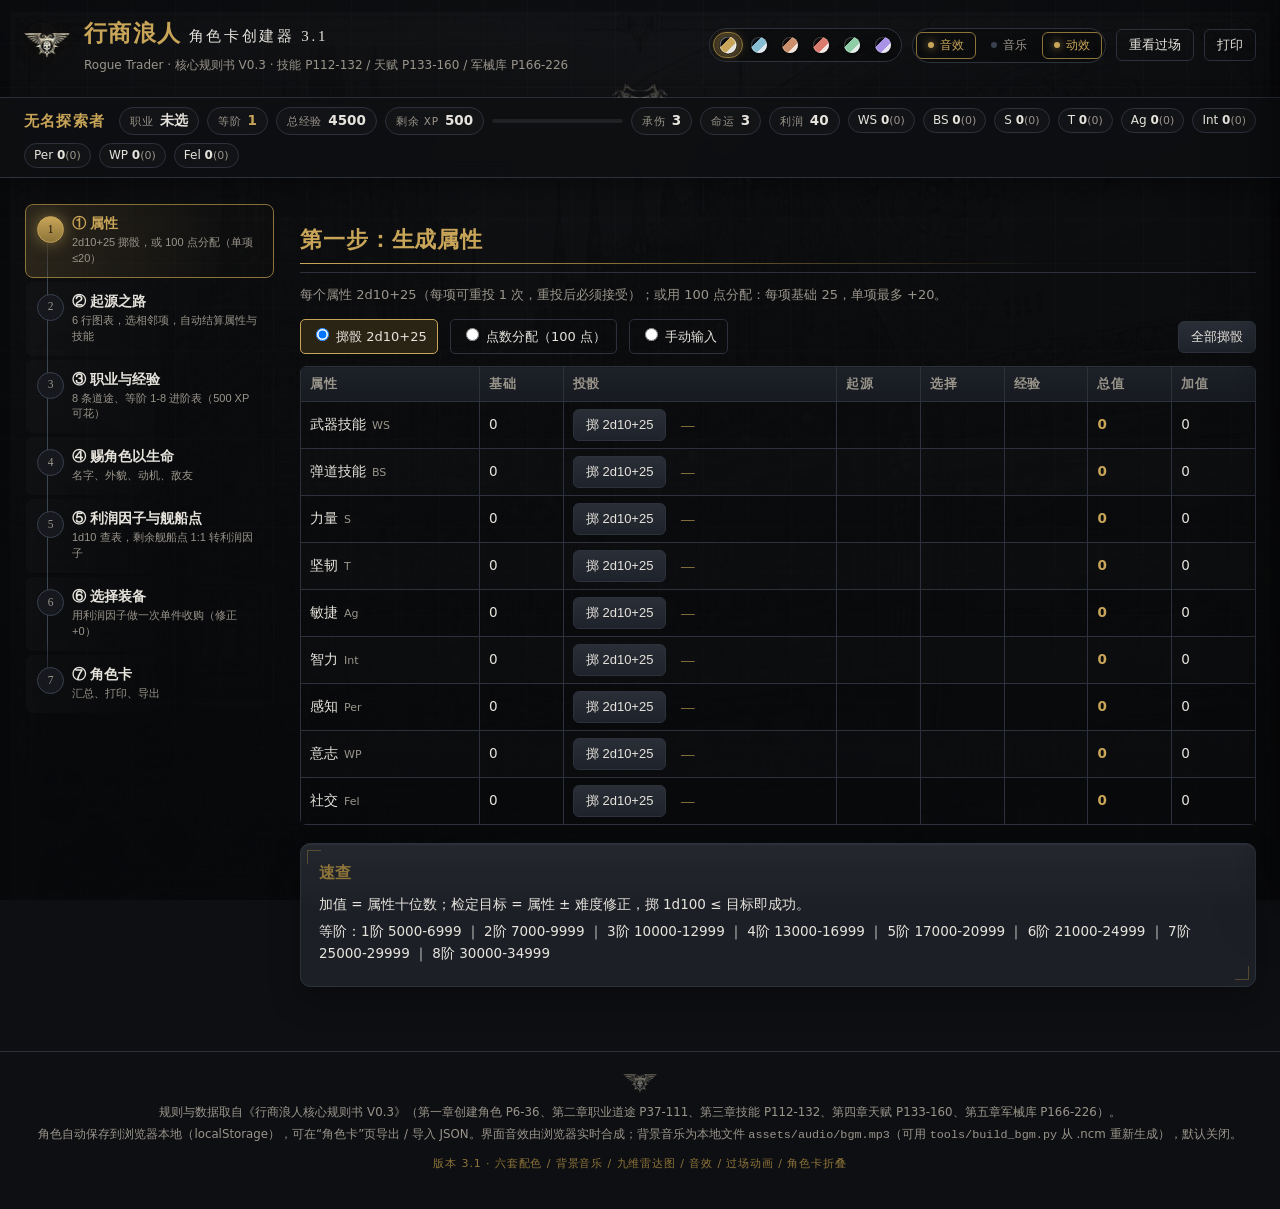
<file: index.html>
<!DOCTYPE html>
<html lang="zh-CN">
<head>
<meta charset="utf-8">
<meta http-equiv="X-UA-Compatible" content="IE=edge">
<meta name="renderer" content="webkit">
<meta name="force-rendering" content="webkit">
<meta name="viewport" content="width=device-width, initial-scale=1">
<meta name="theme-color" content="#0e0f12">
<title>行商浪人 · 角色卡创建器 3.1（核心规则书 V0.3）</title>
<link rel="icon" href="assets/img/favicon.png">
<link rel="stylesheet" href="css/style.css">
</head>
<body data-theme="gothic">
<div id="oldBrowser" class="oldbrowser"></div>

<!-- 启动页：徽记 + 进度条，加载完成自动淡出，点击可跳过 -->
<div id="splash" class="splash">
  <div class="splash-bg" aria-hidden="true"></div>
  <div class="splash-inner">
    <img class="splash-aquila" src="assets/img/aquila.png" alt="帝国双头鹰">
    <p class="splash-kicker">ROGUE TRADER · CORE RULEBOOK V0.3</p>
    <h2 class="splash-title">行商浪人</h2>
    <p class="splash-sub">角色卡创建器 <b>3.1</b></p>
    <div class="splash-bar"><i></i></div>
    <p class="splash-hint">点击任意处进入 · 角色自动保存在本地</p>
  </div>
</div>

<!-- 步骤切换过场：暗场 + 骷髅饰带 + 步骤名 -->
<div id="stepFx" class="stepfx" aria-hidden="true">
  <div class="stepfx-shade"></div>
  <div class="stepfx-inner">
    <img class="stepfx-orn" src="assets/img/banner-2.png" alt="">
    <b class="stepfx-t"></b>
    <span class="stepfx-s"></span>
  </div>
</div>

<header class="top">
  <div class="brand">
    <img class="brand-mark" src="assets/img/aquila-mark.png" alt="">
    <div class="brand-text">
      <h1>行商浪人 <span>角色卡创建器 3.1</span></h1>
      <p>Rogue Trader · 核心规则书 V0.3 · 技能 P112-132 / 天赋 P133-160 / 军械库 P166-226</p>
    </div>
  </div>
  <div class="top-actions">
    <div class="seg theme-icons" id="themeSeg" role="group" aria-label="配色主题（六套）">
      <button class="thm on" data-theme="gothic" title="帝国哥特" aria-label="帝国哥特配色" aria-pressed="true" onclick="App.setTheme('gothic')"><i class="sw" aria-hidden="true"></i></button>
      <button class="thm" data-theme="steel" title="机仆冷钢" aria-label="机仆冷钢配色" aria-pressed="false" onclick="App.setTheme('steel')"><i class="sw" aria-hidden="true"></i></button>
      <button class="thm" data-theme="void" title="虚空赤褐" aria-label="虚空赤褐配色" aria-pressed="false" onclick="App.setTheme('void')"><i class="sw" aria-hidden="true"></i></button>
      <button class="thm" data-theme="crimson" title="血契绯红" aria-label="血契绯红配色" aria-pressed="false" onclick="App.setTheme('crimson')"><i class="sw" aria-hidden="true"></i></button>
      <button class="thm" data-theme="verdant" title="苔原深绿" aria-label="苔原深绿配色" aria-pressed="false" onclick="App.setTheme('verdant')"><i class="sw" aria-hidden="true"></i></button>
      <button class="thm" data-theme="amethyst" title="紫晶圣咏" aria-label="紫晶圣咏配色" aria-pressed="false" onclick="App.setTheme('amethyst')"><i class="sw" aria-hidden="true"></i></button>
    </div>
    <div class="toggle-row" role="group" aria-label="音效、音乐与动效">
      <button class="btn ghost tbtn on" id="sfxBtn" onclick="App.toggleSfx()" aria-pressed="true" title="音效开关">音效</button>
      <button class="btn ghost tbtn" id="bgmBtn" onclick="App.toggleMusic()" aria-pressed="false" title="背景音乐开关">音乐</button>
      <button class="btn ghost tbtn on" id="fxBtn" onclick="App.toggleFx()" aria-pressed="true" title="过场与动效开关">动效</button>
    </div>
    <button class="btn ghost" onclick="App.replayIntro()">重看过场</button>
    <button class="btn ghost" onclick="window.print()">打印</button>
  </div>
</header>

<nav id="hud" class="hud"></nav>

<div class="layout">
  <aside id="steps" class="steps"></aside>
  <main id="main" class="main"></main>
</div>

<aside id="drawer" class="drawer" aria-live="polite"></aside>
<div id="tip" class="tip"></div>

<!-- 背景音乐迷你播放器（开启音乐时浮出） -->
<div id="bgmBar" class="bgmbar" role="group" aria-label="背景音乐">
  <img class="bgm-cover" id="bgmCover" src="assets/img/bgm-cover.jpg" alt="">
  <div class="bgm-text">
    <b class="bgm-title" id="bgmTitle">Clash of Convictions</b>
    <span class="bgm-artist" id="bgmArtist">Nikolay Filipovich</span>
    <i class="bgm-prog"><u id="bgmProg"></u></i>
  </div>
  <input class="bgm-vol" id="bgmVol" type="range" min="0" max="100" value="45"
         oninput="App.setMusicVolume(this.value)" aria-label="音乐音量">
  <button class="bgm-x" id="bgmX" onclick="App.toggleMusic()" aria-label="停止音乐" title="停止音乐">×</button>
</div>

<footer class="foot">
  <img class="foot-mark" src="assets/img/aquila-mark.png" alt="">
  <p>规则与数据取自《行商浪人核心规则书 V0.3》（第一章创建角色 P6-36、第二章职业道途 P37-111、第三章技能 P112-132、第四章天赋 P133-160、第五章军械库 P166-226）。</p>
  <p>角色自动保存到浏览器本地（localStorage），可在“角色卡”页导出 / 导入 JSON。界面音效由浏览器实时合成；背景音乐为本地文件 <code>assets/audio/bgm.mp3</code>（可用 <code>tools/build_bgm.py</code> 从 .ncm 重新生成），默认关闭。</p>
  <p class="foot-ver">版本 3.1 · 六套配色 / 背景音乐 / 九维雷达图 / 音效 / 过场动画 / 角色卡折叠</p>
</footer>

<script src="data/bundle.js"></script>
<script src="js/rules.js"></script>
<script src="js/calc.js"></script>
<script src="js/audio.js"></script>
<script src="assets/audio/bgm-meta.js"></script>
<script src="js/music.js"></script>
<script src="js/fx.js"></script>
<script src="js/app.js"></script>
<script>
/* 启动页：脚本位于 body 末尾，此时元素已就绪 */
(function () {
  if (window.RTFX) { try { RTFX.boot(); } catch (e) { /* 忽略 */ } }
  var s = document.getElementById('splash');
  if (s && window.RTFX && !RTFX.enabled()) s.className += ' done';
})();

/* 老内核兜底：只写 ES5，任何浏览器都能执行。
   IE 内核 / 旧版双核浏览器的兼容模式不支持 ES6 语法与 CSS 变量，页面会白屏，这里给出可读提示。 */
(function () {
  var ok = !!(window.App && window.RTData && window.RTCalc);
  var el = document.getElementById('oldBrowser');
  if (ok || !el) return;
  var sp = document.getElementById('splash');
  if (sp) sp.style.display = 'none';
  el.className = 'oldbrowser on';
  el.innerHTML = '<b>这个浏览器内核太旧，无法运行本工具（页面会白屏）。</b>' +
    '<span>脚本使用 ES6 语法、样式使用 CSS 变量，IE 内核（包括 360 / QQ / 搜狗等双核浏览器的“兼容模式”）都不支持。' +
    '请改用新版 Chrome / Edge / Firefox 打开；双核浏览器请在地址栏把内核切到“极速 / Blink”。</span>';
})();
</script>
</body>
</html>
</file>
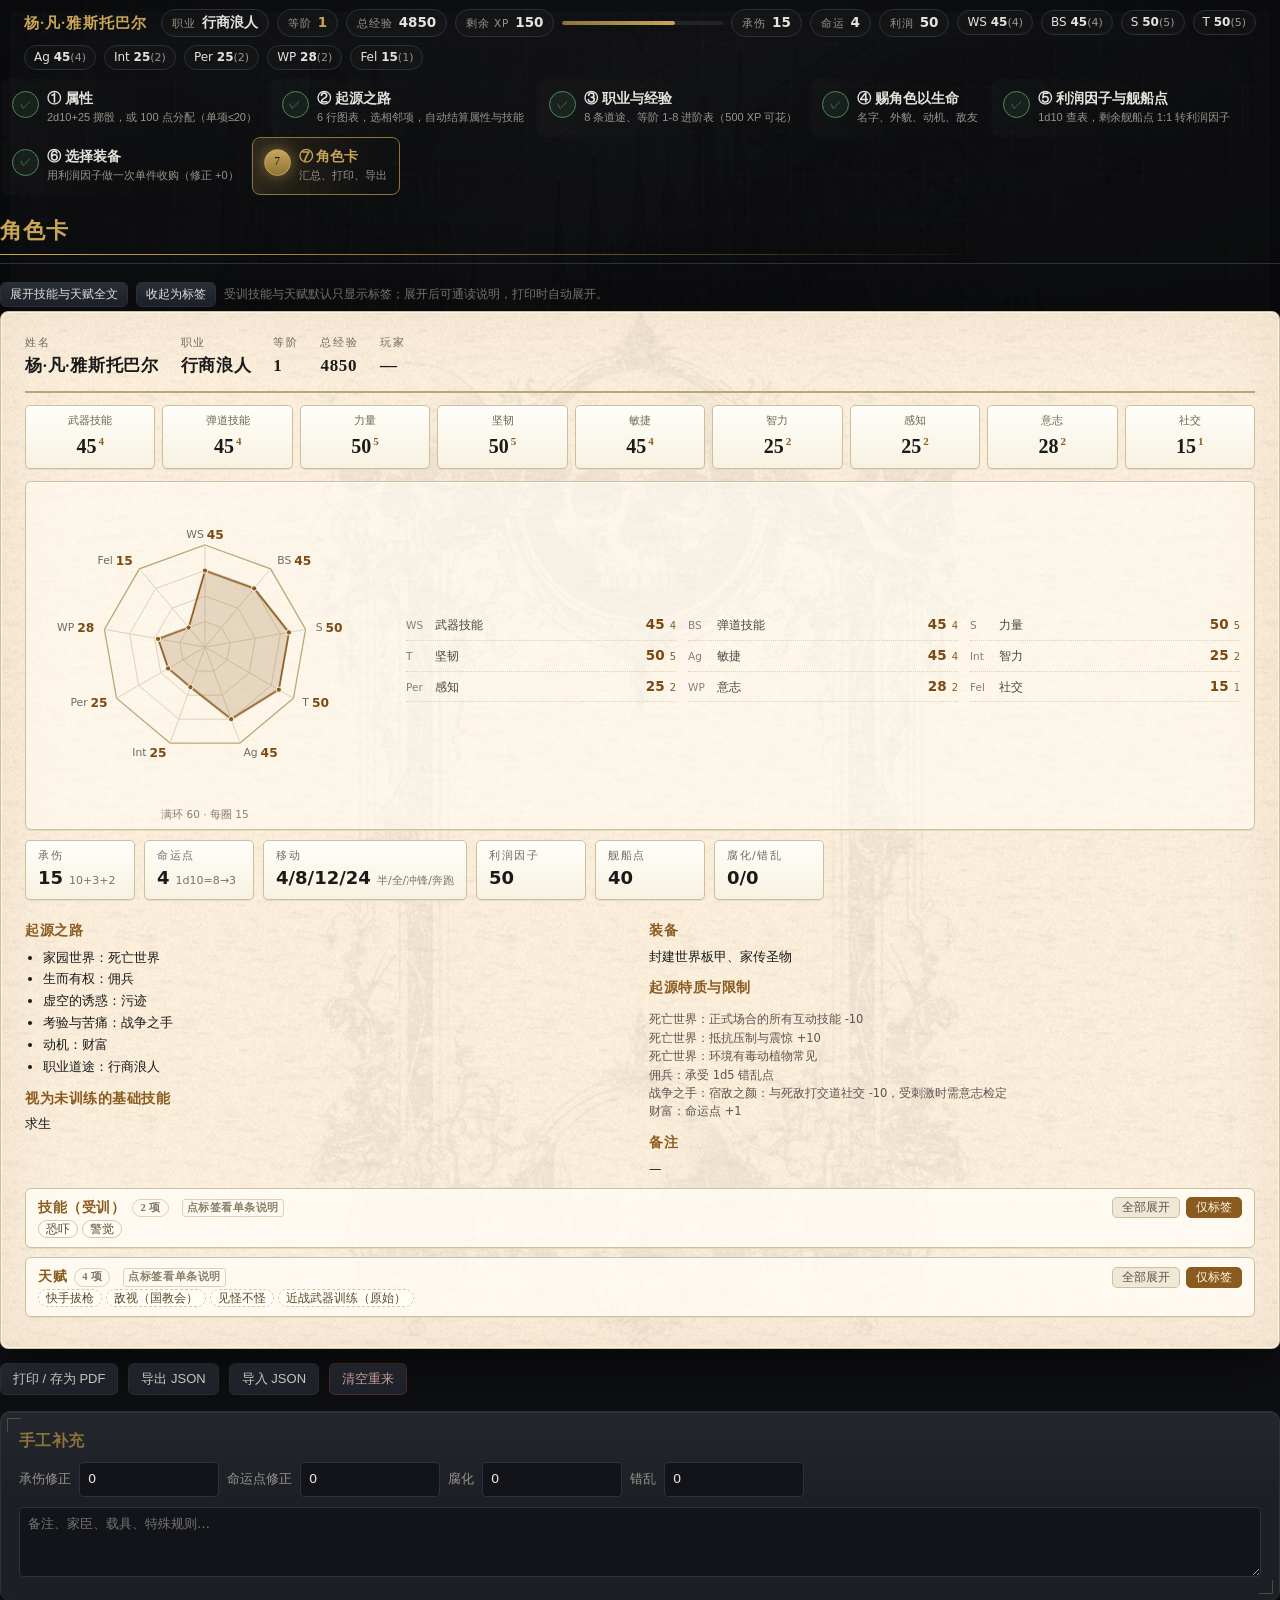
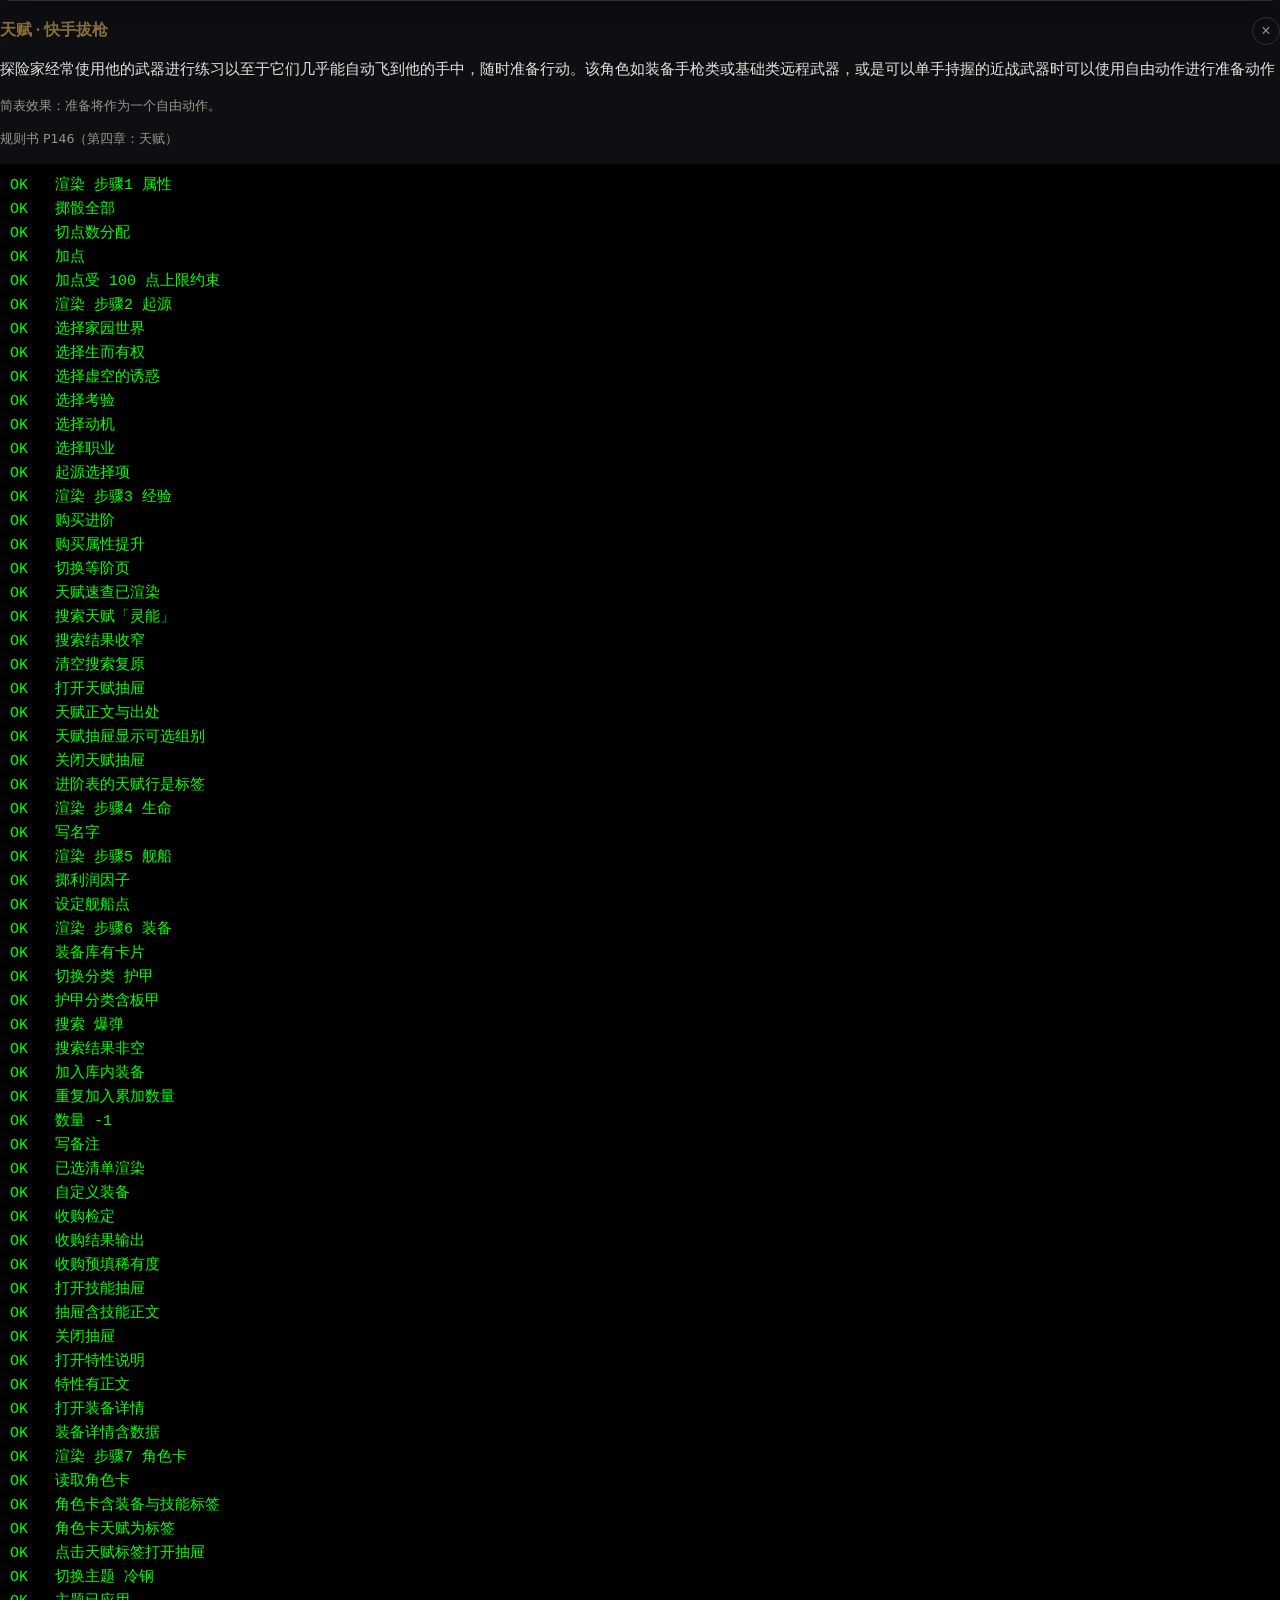
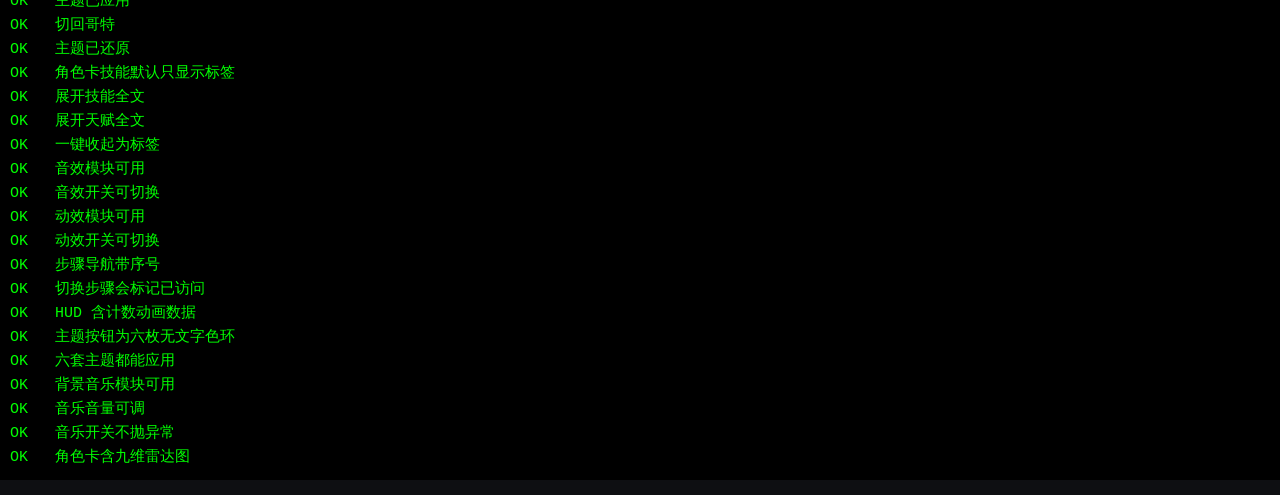
<file: tools/smoke.html>
<!DOCTYPE html>
<html lang="zh-CN"><head><meta charset="utf-8"><title>smoke</title>
<link rel="stylesheet" href="../css/style.css"></head>
<body>
<nav id="hud"></nav>
<aside id="steps"></aside>
<main id="main"></main>
<aside id="drawer"></aside>
<div id="tip"></div>
<pre id="log" style="color:#0f0;background:#000;padding:10px"></pre>
<script src="../data/bundle.js"></script>
<script src="../js/rules.js"></script>
<script src="../js/calc.js"></script>
<script src="../js/audio.js"></script>
<script src="../assets/audio/bgm-meta.js"></script>
<script src="../js/music.js"></script>
<script src="../js/fx.js"></script>
<script src="../js/app.js"></script>
<script>
/* 冒烟测试：用无头浏览器打开本页，看 <pre id="log"> 是否全部 OK
   chrome --headless=new --dump-dom file:///.../tools/smoke.html
   注意 1：本页把 alert/confirm/prompt 全部桩掉——无头模式没人点「确定」，alert 会永久卡住渲染进程，
           --dump-dom 就永远拿不到 DOM。
   注意 2：AudioContext、media.play/pause 也换成了桩，否则真播 5 MB 的 mp3 会让渲染线程挂住。
   注意 3：从 PowerShell 直接接管道（$out = & chrome ...）可能拿不到 DOM，请用
           Start-Process -RedirectStandardOutput 或 cmd 重定向到文件。 */
const log = [];
/* 无头模式没人点弹窗：alert 会同步阻塞渲染进程，导致 --dump-dom 永远拿不到 DOM。
   这里统一桩掉，只记录，不阻塞。 */
const dialogs = [];
window.alert = function (m) { dialogs.push('alert: ' + m); };
window.confirm = function (m) { dialogs.push('confirm: ' + m); return false; };
window.prompt = function (m) { dialogs.push('prompt: ' + m); return null; };
function t(name, fn) {
  try {
    console.log('[t] ' + log.length + ' ' + name);
    fn();
    log.push('OK   ' + name);
  }
  catch (e) { log.push('FAIL ' + name + ' :: ' + (e && e.message)); }
}
const cards = () => document.querySelectorAll('.gcard');
const gearId = n => RTData.gear.find(g => g.name === n).id;

/* 无头环境没有音频输出设备，真播 5 MB 的 mp3 会让渲染进程挂住；
   这里把 media 元素的实际播放与音频图连线都替换成空实现，只测逻辑与状态。 */
HTMLMediaElement.prototype.play = function () { this.__stubPlayed = true; return Promise.resolve(); };
HTMLMediaElement.prototype.pause = function () { this.__stubPlayed = false; };
(function () {
  const AC = window.AudioContext || window.webkitAudioContext;
  if (AC && AC.prototype.createMediaElementSource) {
    AC.prototype.createMediaElementSource = function () { return this.createGain(); };
  }
})();

t('渲染 步骤1 属性', () => App.go('attr'));
t('掷骰全部', () => App.rollAll());
t('切点数分配', () => {
  /* 掷骰后的基础值已远超 100 点预算，这里先回到每项 25 的干净状态 */
  RTRules.ATTRS.forEach(x => App.setBase(x.k, 25));
  App.setMode('buy');
});
t('加点', () => { App.alloc('WS', 1); App.alloc('Ag', 1); });
t('加点受 100 点上限约束', () => {
  let raised = 0;
  const oldAlert = window.alert;
  window.alert = function () { raised++; };
  try {
    /* 9 项每项最多 +20；先把 5 项加满 = 100 点用尽，第 101 点必须被拦下 */
    ['WS', 'BS', 'S', 'T', 'Ag'].forEach(k => { for (let i = 0; i < 20; i++) App.alloc(k, 1); });
    App.alloc('Int', 1);
  } finally { window.alert = oldAlert; }
  if (!raised) throw new Error('未触发上限提示');
});
t('渲染 步骤2 起源', () => App.go('origin'));
t('选择家园世界', () => App.pickOrigin('homeworld', 'death'));
t('选择生而有权', () => App.pickOrigin('birthright', 'mercenary'));
t('选择虚空的诱惑', () => App.pickOrigin('temptation', 'stain'));
t('选择考验', () => App.pickOrigin('trial', 'war'));
t('选择动机', () => App.pickOrigin('motivation', 'wealth'));
t('选择职业', () => App.pickCareer('行商浪人'));
t('起源选择项', () => { App.setChoice('death', 'death-hardened', '见怪不怪'); App.setChoice('stain', 'stain-path', '叛逆哲学'); });
t('渲染 步骤3 经验', () => App.go('xp'));
t('购买进阶', () => App.buyRow(1, 0));
t('购买属性提升', () => App.buyAttr('WP', 0));
t('切换等阶页', () => App.setXpTab(2));

t('天赋速查已渲染', () => {
  const n = document.querySelectorAll('#talentList [data-talent]').length;
  if (n !== RTData.talents.length) throw new Error('标签数 ' + n + '/' + RTData.talents.length);
});
t('搜索天赋「灵能」', () => App.filterTalents('灵能'));
t('搜索结果收窄', () => {
  const n = document.querySelectorAll('#talentList [data-talent]').length;
  if (!n || n >= RTData.talents.length) throw new Error('搜索结果数 ' + n);
});
t('清空搜索复原', () => {
  App.filterTalents('');
  const n = document.querySelectorAll('#talentList [data-talent]').length;
  if (n !== RTData.talents.length) throw new Error('复原后 ' + n);
});
t('打开天赋抽屉', () => App.openTalent('灵能等级'));
t('天赋正文与出处', () => {
  const d = document.getElementById('drawer');
  if (d.className.indexOf('on') < 0) throw new Error('抽屉未打开');
  const txt = d.textContent;
  if (txt.indexOf('第四章：天赋') < 0 || txt.length < 80) throw new Error('正文异常');
});
t('天赋抽屉显示可选组别', () => {
  App.openTalent('双持客');
  if (document.getElementById('drawer').textContent.indexOf('远程，近战') < 0) throw new Error('缺组别');
});
t('关闭天赋抽屉', () => {
  App.closeDrawer();
  if (document.getElementById('drawer').className.indexOf('on') >= 0) throw new Error('未关闭');
});
t('进阶表的天赋行是标签', () => {
  App.setXpTab(1);
  if (!document.querySelectorAll('#main table [data-talent]').length) throw new Error('进阶表无天赋标签');
});

t('渲染 步骤4 生命', () => App.go('life'));
t('写名字', () => App.setMeta('name', '杨·凡·雅斯托巴尔'));
t('渲染 步骤5 舰船', () => App.go('fleet'));
t('掷利润因子', () => App.rollProfit());
t('设定舰船点', () => App.setShipSpent(10));

t('渲染 步骤6 装备', () => App.go('gear'));
t('装备库有卡片', () => { if (cards().length < 20) throw new Error('卡片数 ' + cards().length); });
t('切换分类 护甲', () => App.setGearFilter({ cat: '护甲', q: '' }));
t('护甲分类含板甲', () => {
  const names = [].map.call(cards(), e => e.querySelector('.gname').textContent);
  if (names.indexOf('封建世界板甲') < 0) throw new Error('未见板甲：' + names.slice(0, 3));
});
t('搜索 爆弹', () => App.setGearFilter({ cat: '全部', q: '爆弹' }));
t('搜索结果非空', () => { if (!cards().length) throw new Error('无结果'); });
t('加入库内装备', () => App.addGearItem(gearId('封建世界板甲')));
t('重复加入累加数量', () => App.addGearItem(gearId('封建世界板甲')));
t('数量 -1', () => App.gearQty(0, -1));
t('写备注', () => App.setGearNote(0, '家族遗物'));
t('已选清单渲染', () => {
  const txt = document.getElementById('main').textContent;
  if (txt.indexOf('封建世界板甲') < 0 || txt.indexOf('30.0 kg') < 0) throw new Error('清单缺物品或重量');
});
t('自定义装备', () => {
  const name = document.getElementById('gearName'), note = document.getElementById('gearNote');
  name.value = '家传圣物'; note.value = 'GM 特许';
  App.addGear();
  if (document.getElementById('main').textContent.indexOf('家传圣物') < 0) throw new Error('自定义未加入');
});
t('收购检定', () => { document.getElementById('rarityMod').value = 0; App.acquire(); });
t('收购结果输出', () => { if (!/目标/.test(document.getElementById('acqResult').textContent)) throw new Error('无结果'); });
t('收购预填稀有度', () => { App.acquireItem(gearId('动力装甲')); if (+document.getElementById('rarityMod').value !== -30) throw new Error('未预填 -30'); });

t('打开技能抽屉', () => App.openSkill('导航'));
t('抽屉含技能正文', () => {
  const d = document.getElementById('drawer');
  if (!/on/.test(d.className) || d.textContent.indexOf('技能使用') < 0) throw new Error('抽屉内容异常');
});
t('关闭抽屉', () => { App.closeDrawer(); if (/on/.test(document.getElementById('drawer').className)) throw new Error('未关闭'); });
t('打开特性说明', () => App.openTrait('撕裂'));
t('特性有正文', () => {
  const txt = document.getElementById('drawer').textContent;
  if (txt.indexOf('撕裂') < 0 || txt.length < 30) throw new Error('特性正文过短');
});
t('打开装备详情', () => App.openGear(gearId('激光步枪')));
t('装备详情含数据', () => { if (document.getElementById('drawer').textContent.indexOf('1d10+3 E') < 0) throw new Error('缺伤害数据'); });

t('渲染 步骤7 角色卡', () => App.go('sheet'));
t('读取角色卡', () => {
  const txt = document.getElementById('sheet').textContent;
  if (!/承伤/.test(txt) || !/命运点/.test(txt)) throw new Error('角色卡缺少关键字段');
});
t('角色卡含装备与技能标签', () => {
  const txt = document.getElementById('sheet').textContent;
  if (txt.indexOf('封建世界板甲') < 0) throw new Error('缺装备');
  if (!document.querySelectorAll('#sheet [data-skill]').length) throw new Error('技能未渲染为标签');
});
t('角色卡天赋为标签', () => {
  if (!document.querySelectorAll('#sheet [data-talent]').length) throw new Error('天赋未渲染为标签');
});
t('点击天赋标签打开抽屉', () => {
  const chip = document.querySelector('#sheet [data-talent]');
  chip.dispatchEvent(new MouseEvent('click', { bubbles: true }));
  const d = document.getElementById('drawer');
  if (d.className.indexOf('on') < 0 || d.textContent.indexOf('天赋 ·') < 0) throw new Error('点击未打开抽屉');
  App.closeDrawer();
});

t('切换主题 冷钢', () => App.setTheme('steel'));
t('主题已应用', () => { if (document.body.getAttribute('data-theme') !== 'steel') throw new Error('主题未生效'); });
t('切回哥特', () => App.setTheme('gothic'));
t('主题已还原', () => { if (document.body.getAttribute('data-theme') !== 'gothic') throw new Error('未还原'); });

/* ---------- 3.0：角色卡折叠 / 音效 / 动效 ---------- */
t('角色卡技能默认只显示标签', () => {
  const f = document.getElementById('foldSkills');
  if (!f) throw new Error('缺技能折叠区块');
  if (f.classList.contains('open')) throw new Error('默认不应展开');
  if (!f.querySelectorAll('[data-skill]').length) throw new Error('标签缺失');
});
t('展开技能全文', () => {
  App.expandSheet('skills', true);
  const f = document.getElementById('foldSkills');
  if (!f.classList.contains('open')) throw new Error('未展开');
  if (f.querySelectorAll('.fit').length < 1) throw new Error('无条目');
  if (f.textContent.replace(/\s/g, '').length < 200) throw new Error('正文过短');
});
t('展开天赋全文', () => {
  App.expandSheet('talents', true);
  const f = document.getElementById('foldTalents');
  if (!f.classList.contains('open')) throw new Error('未展开');
  if (!f.querySelectorAll('.fit').length) throw new Error('无天赋条目');
});
t('一键收起为标签', () => {
  App.expandSheet('all', false);
  if (document.querySelector('.sheet .fold.open')) throw new Error('仍有展开的区块');
  if (!document.querySelectorAll('#sheet [data-talent]').length) throw new Error('天赋标签丢失');
});
t('音效模块可用', () => {
  if (!window.RTSfx || RTSfx.sounds.length < 6) throw new Error('音效模块缺失');
});
t('音效开关可切换', () => {
  const was = RTSfx.enabled();
  RTSfx.setEnabled(!was);
  if (RTSfx.enabled() === was) throw new Error('未切换');
  RTSfx.setEnabled(was);
  if (RTSfx.enabled() !== was) throw new Error('未还原');
});
t('动效模块可用', () => {
  if (!window.RTFX || typeof RTFX.transition !== 'function') throw new Error('动效模块缺失');
});
t('动效开关可切换', () => {
  const was = RTFX.enabled();
  RTFX.setEnabled(!was);
  if (RTFX.enabled() === was) throw new Error('未切换');
  RTFX.setEnabled(was);
});
t('步骤导航带序号', () => {
  const s = document.querySelector('#steps .step');
  if (!s || !s.getAttribute('data-n')) throw new Error('缺序号');
});
t('切换步骤会标记已访问', () => {
  App.go('attr');
  if (!document.querySelectorAll('#steps .step.done').length) throw new Error('无已访问标记');
});
t('HUD 含计数动画数据', () => {
  if (!document.querySelectorAll('#hud [data-count]').length) throw new Error('缺 data-count');
});

/* ---------- 3.1：六套配色 / 背景音乐 / 九维雷达 ---------- */
t('主题按钮为六枚无文字色环', () => {
  const seg = document.getElementById('themeSeg');
  if (!seg) return;                       // smoke 页没有页眉，跳过
  const btns = seg.querySelectorAll('.thm');
  if (btns.length !== 6) throw new Error('主题按钮数 ' + btns.length);
  for (let i = 0; i < btns.length; i++) {
    if (btns[i].textContent.trim()) throw new Error('按钮仍有文字：' + btns[i].textContent);
    if (!btns[i].getAttribute('aria-label')) throw new Error('缺无障碍标签');
  }
});
t('六套主题都能应用', () => {
  ['gothic', 'steel', 'void', 'crimson', 'verdant', 'amethyst'].forEach((n, i) => {
    App.setTheme(n);
    if (document.body.getAttribute('data-theme') !== n) throw new Error('主题未生效 ' + n);
    const cs = getComputedStyle(document.body);
    const bg = cs.backgroundColor;
    if (!bg || bg === 'rgba(0, 0, 0, 0)') throw new Error('主题背景未取到 ' + n);
    const g = cs.getPropertyValue('--gold').trim();
    if (!g) throw new Error('缺 --gold ' + n);
  });
  App.setTheme('gothic');
});
t('背景音乐模块可用', () => {
  if (!window.RTMusic) throw new Error('音乐模块缺失');
  const st = RTMusic.state();
  if (!st.title) throw new Error('缺曲名');
  if (!RTMusic.available()) throw new Error('音频被判定为不可用');
});
t('音乐音量可调', () => {
  const was = RTMusic.volume();
  RTMusic.setVolume(0.3);
  if (Math.abs(RTMusic.volume() - 0.3) > 1e-6) throw new Error('音量未生效');
  RTMusic.setVolume(was);
});
t('音乐开关不抛异常', () => {
  App.toggleMusic();
  App.toggleMusic();
});
t('角色卡含九维雷达图', () => {
  App.go('sheet');
  const svg = document.querySelector('#sheet .sheet-radar svg.radar');
  if (!svg) throw new Error('缺雷达图');
  const poly = svg.querySelector('polygon.radar-area');
  if (!poly) throw new Error('缺数据多边形');
  const pts = poly.getAttribute('points').trim().split(/\s+/);
  if (pts.length !== 9) throw new Error('顶点数 ' + pts.length);
  if (svg.querySelectorAll('circle.radar-dot').length !== 9) throw new Error('数据点不是 9 个');
  if (svg.querySelectorAll('text.radar-lb').length !== 9) throw new Error('轴标签不是 9 个');
  const key = document.querySelectorAll('#sheet .radar-key li');
  if (key.length !== 9) throw new Error('图例不是 9 项');
  if (!/WS/.test(svg.textContent) || !/Fel/.test(svg.textContent)) throw new Error('缺属性缩写');
});

document.getElementById('log').textContent = log.join('\n');
const okN = log.filter(x => x.startsWith('OK')).length;
const failN = log.length - okN;
document.title = failN ? 'SMOKE FAIL' : 'SMOKE PASS';
/* 供无头模式断言：纯 ASCII，避免控制台编码干扰 */
document.body.setAttribute('data-smoke', okN + '/' + log.length);
/* 诊断用：本次跑到的弹窗（含被桩掉的），方便定位无头阻塞 */
document.body.setAttribute('data-dialogs', dialogs.join(' | ').slice(0, 400));
</script>
</body></html>
</file>
<file: css/style.css>
/* ================= 2.0：主题（3 套配色）+ 纸张纹理 ================= */
:root {
  --font-body: "Segoe UI", "Microsoft YaHei", system-ui, sans-serif;
  --font-display: Georgia, "Songti SC", "SimSun", serif;
}
body[data-theme="gothic"] {
  --bg: #0e0f12; --bg2: #16181d; --panel: #1c1f26; --line: #2c313c;
  --gold: #c8a558; --gold-dim: #8d7439; --text: #e6e3dc; --muted: #9a958b;
  --red: #b23b3b; --ok: #4c8b5b; --hud: rgba(14,15,18,.94);
}
body[data-theme="steel"] {
  --bg: #0b1116; --bg2: #121b22; --panel: #17222b; --line: #26343f;
  --gold: #86bdd2; --gold-dim: #4d7f92; --text: #dfe9ef; --muted: #8ba0ad;
  --red: #c05a4a; --ok: #4f9184; --hud: rgba(11,17,22,.94);
}
body[data-theme="void"] {
  --bg: #120d0c; --bg2: #1a1210; --panel: #221715; --line: #3a2823;
  --gold: #cc8f6b; --gold-dim: #8d5a44; --text: #f0e4db; --muted: #a8928b;
  --red: #b8422f; --ok: #5f8b5b; --hud: rgba(18,13,12,.94);
}
* { box-sizing: border-box; }
body {
  margin: 0; color: var(--text); font-size: 15px; line-height: 1.6;
  font-family: var(--font-body);
  background-color: var(--bg);
  background-image:
    url("data:image/svg+xml,%3Csvg xmlns='http://www.w3.org/2000/svg' width='44' height='44'%3E%3Cpath d='M0 43.5h44M43.5 0v44' stroke='%23ffffff' stroke-opacity='0.035'/%3E%3Ccircle cx='22' cy='22' r='0.9' fill='%23ffffff' fill-opacity='0.05'/%3E%3C/svg%3E"),
    radial-gradient(1200px 600px at 50% -10%, #1a1c22 0%, var(--bg) 60%);
  background-attachment: fixed, fixed;
}
body[data-theme="steel"] {
  background-image:
    url("data:image/svg+xml,%3Csvg xmlns='http://www.w3.org/2000/svg' width='44' height='44'%3E%3Cpath d='M0 43.5h44M43.5 0v44' stroke='%23ffffff' stroke-opacity='0.03'/%3E%3C/svg%3E"),
    radial-gradient(1100px 560px at 50% -10%, #12202a 0%, var(--bg) 62%);
}
body[data-theme="void"] {
  background-image:
    repeating-linear-gradient(135deg, rgba(255,255,255,.014) 0 8px, transparent 8px 16px),
    radial-gradient(1000px 520px at 50% -10%, #241512 0%, var(--bg) 62%);
}
h1, h2, h3, h4 { font-family: var(--font-display); }
.hud { background: var(--hud); }
.hud-attr { border-color: var(--line); background: rgba(255,255,255,.02); }
h2 { letter-spacing: 1px; }
h2::after {
  content: ''; display: block; height: 1px; margin-top: 6px;
  background: linear-gradient(90deg, var(--gold-dim), transparent 70%);
}
.step.on { background: linear-gradient(180deg, #241f14, #1a1710); }
body[data-theme="steel"] .step.on { background: linear-gradient(180deg, #16242c, #121a20); }
body[data-theme="void"] .step.on { background: linear-gradient(180deg, #2a1a16, #1d1311); }
.theme-pick select {
  background: var(--bg2); color: var(--text); border: 1px solid var(--line);
  border-radius: 5px; padding: 4px 8px; font-size: 12.5px; font-family: var(--font-body);
}

h1 { font-size: 24px; margin: 0; color: var(--gold); }
h1 span { color: var(--text); font-size: 16px; font-weight: 400; letter-spacing: 2px; }
h2 { font-size: 21px; color: var(--gold); border-bottom: 1px solid var(--line); padding-bottom: 8px; }
h3 { font-size: 16px; color: var(--gold-dim); margin: 0 0 8px; }
h4 { font-size: 14px; color: var(--gold); margin: 12px 0 6px; }

.top { display: flex; justify-content: space-between; align-items: center; padding: 18px 24px 12px; }
.top p { margin: 2px 0 0; color: var(--muted); font-size: 12.5px; }
.hud { position: sticky; top: 0; z-index: 20; background: rgba(14,15,18,.94); border-bottom: 1px solid var(--line); }
.hud-line { display: flex; flex-wrap: wrap; gap: 14px; align-items: center; padding: 9px 24px; font-size: 13px; color: var(--muted); }
.hud-title { color: var(--gold); font-weight: 600; }
.hud-attr { border: 1px solid var(--line); border-radius: 4px; padding: 1px 7px; color: var(--text); font-size: 12px; }
.hud-attr i { color: var(--muted); font-style: normal; font-size: 11px; }

.layout { display: grid; grid-template-columns: 240px minmax(0, 1fr); gap: 22px; padding: 20px 24px 40px; align-items: start; }
.steps { display: flex; flex-direction: column; gap: 8px; position: sticky; top: 62px; }
.step { text-align: left; background: var(--bg2); border: 1px solid var(--line); color: var(--text); padding: 10px 12px; border-radius: 6px; cursor: pointer; }
.step b { display: block; font-size: 14px; }
.step span { color: var(--muted); font-size: 11.5px; }
.step.on { border-color: var(--gold); box-shadow: 0 0 0 1px var(--gold-dim) inset; background: #211d14; }
.main { min-width: 0; }
.hint { color: var(--muted); font-size: 13px; }
.note { color: var(--muted); font-size: 12.5px; }
.bad { color: var(--red); }
.ok-text { color: var(--ok); }
.big-num { font-size: 18px; color: var(--gold); }

.btn { background: #24272f; color: var(--text); border: 1px solid var(--line); border-radius: 5px; padding: 6px 12px; cursor: pointer; font-size: 13px; }
.btn:hover:not(:disabled) { border-color: var(--gold-dim); color: var(--gold); }
.btn:disabled { opacity: .38; cursor: not-allowed; }
.btn.sm { padding: 3px 8px; font-size: 12px; }
.btn.done { background: #1f2a20; border-color: var(--ok); color: #bfe3c6; }
.btn.danger { border-color: #5a2a2a; color: #e3b3b3; }
.btn.ghost { background: transparent; }

.modes { display: flex; gap: 12px; align-items: center; margin: 12px 0; flex-wrap: wrap; }
.mode { border: 1px solid var(--line); padding: 5px 10px; border-radius: 5px; cursor: pointer; font-size: 13px; }
.mode.on { border-color: var(--gold); background: #211d14; }
.spacer { flex: 1; }
.left { color: var(--gold); font-size: 13px; }
.chk { font-size: 13px; color: var(--muted); display: inline-flex; gap: 6px; align-items: center; margin: 6px 0 14px; }

table.grid { width: 100%; border-collapse: collapse; margin: 10px 0 18px; }
table.grid th, table.grid td { border: 1px solid var(--line); padding: 7px 9px; text-align: left; font-size: 13.5px; }
table.grid thead th { background: #191c22; color: var(--muted); font-weight: 600; font-size: 12.5px; }
table.grid.small th, table.grid.small td { padding: 5px 7px; font-size: 12.5px; }
table.grid tr.hl td { background: #211d14; }
table.grid tr.unmet td { opacity: .72; }
.attr-name i { color: var(--muted); font-style: normal; font-size: 11px; margin-left: 6px; }
.attr-total { color: var(--gold); font-size: 16px; font-weight: 600; }
.attr-bonus { font-size: 14px; }
.mod { color: var(--muted); font-size: 12.5px; }
.dice { display: inline-block; min-width: 34px; text-align: center; color: var(--gold); }
.dice.big { font-size: 22px; min-width: 48px; }
input.num { width: 68px; }
input, select, textarea { background: #12141a; color: var(--text); border: 1px solid var(--line); border-radius: 4px; padding: 6px 8px; font: inherit; font-size: 13px; }
input.num, input[type=number] { width: 78px; }
select { min-width: 200px; }
textarea { width: 100%; min-height: 70px; }

.panel { background: var(--panel); border: 1px solid var(--line); border-radius: 8px; padding: 14px 16px; margin: 16px 0; }
.panel p { margin: 6px 0; font-size: 13.5px; }


/* 起源之路图表 */
.opgrid { display: flex; flex-direction: column; gap: 10px; margin: 14px 0 20px; }
.oprow { display: grid; grid-template-columns: 110px 1fr; gap: 10px; align-items: start; }
.oprow-label { color: var(--gold-dim); font-size: 13px; padding-top: 7px; }
.oprow-items { display: flex; flex-wrap: wrap; gap: 8px; }
.card { background: var(--bg2); border: 1px solid var(--line); color: var(--text); padding: 7px 12px; border-radius: 5px; cursor: pointer; font-size: 13px; }
.card.on { border-color: var(--gold); background: #2a2415; color: var(--gold); }
.card.dis { opacity: .28; cursor: not-allowed; }
.details { display: grid; gap: 12px; }
.opdetail { background: var(--bg2); border: 1px solid var(--line); border-left: 3px solid var(--gold-dim); border-radius: 6px; padding: 10px 14px; }
.opdetail p { margin: 4px 0; font-size: 13px; }
.choice { display: flex; gap: 10px; align-items: center; margin-top: 8px; flex-wrap: wrap; }
.choice label { min-width: 220px; color: var(--muted); font-size: 12.5px; }
.choice.sub { margin-left: 18px; }
input.txt { width: 200px; }

.career-bar, .chips { display: flex; flex-wrap: wrap; gap: 8px; margin: 10px 0; }
.chip { background: var(--bg2); border: 1px solid var(--line); color: var(--text); padding: 5px 11px; border-radius: 20px; font-size: 12.5px; cursor: pointer; }
.chip.on { border-color: var(--gold); color: var(--gold); background: #2a2415; }
.chip.dis { opacity: .35; cursor: not-allowed; }
.got { color: var(--ok); font-size: 11.5px; margin-left: 4px; }
.badge { display: inline-block; border: 1px solid var(--line); border-radius: 3px; padding: 0 5px; margin: 1px 3px 1px 0; font-size: 11px; }
.badge.ok { color: #a9d8b3; border-color: #33543c; }
.badge.no { color: #e0a6a6; border-color: #5a2a2a; }

.rolls { display: flex; gap: 12px; align-items: center; margin-bottom: 10px; flex-wrap: wrap; }
.field { display: flex; flex-direction: column; gap: 4px; margin-bottom: 10px; }
.field span { color: var(--muted); font-size: 12.5px; }
.field.inline { flex-direction: row; align-items: center; gap: 8px; margin: 0; }
.fields { display: grid; grid-template-columns: repeat(auto-fit, minmax(240px, 1fr)); gap: 12px; }
.addbar { display: flex; gap: 8px; flex-wrap: wrap; align-items: center; margin-bottom: 10px; }
.addbar input { flex: 1; min-width: 140px; }
.actions { display: flex; gap: 10px; flex-wrap: wrap; margin: 14px 0; }

/* 角色卡（浅色纸张） */
.sheet { background: #f4efe3; color: #1a1a1a; border-radius: 6px; padding: 18px 20px; }
.sheet .lbl { display: block; color: #6a655c; font-size: 11px; letter-spacing: 1px; }
.sheet-head { display: flex; flex-wrap: wrap; gap: 18px; border-bottom: 2px solid #b9a778; padding-bottom: 10px; }
.sheet-head b { font-size: 16px; }
.sheet-attrs { display: grid; grid-template-columns: repeat(9, 1fr); gap: 6px; margin: 12px 0; }
.sa { border: 1px solid #c9bd9d; background: #fffdf6; border-radius: 4px; text-align: center; padding: 6px 2px; }
.sa-name { font-size: 11px; color: #6a655c; }
.sa-val { font-size: 20px; font-weight: 700; }
.sa-val sup { font-size: 11px; color: #8a5b1f; margin-left: 2px; }
.sheet-row { display: flex; flex-wrap: wrap; gap: 10px; margin: 10px 0; }
.sheet .box { border: 1px solid #c9bd9d; background: #fffdf6; border-radius: 4px; padding: 6px 12px; min-width: 110px; }
.sheet .box b { font-size: 18px; margin-right: 6px; }
.sheet .box i { font-style: normal; font-size: 11px; color: #7a746a; }
.sheet-cols { display: grid; grid-template-columns: 1fr 1fr; gap: 18px; }
.sheet h4 { color: #8a5b1f; margin: 10px 0 4px; }
.sheet ul { margin: 0; padding-left: 18px; font-size: 12.5px; }
.sheet .wrap { font-size: 12.5px; margin: 0; }
.sheet .note { font-size: 11.5px; color: #5a5650; }

.foot { border-top: 1px solid var(--line); padding: 14px 24px 30px; color: var(--muted); font-size: 12px; }
.foot p { margin: 4px 0; }

/* ================= 2.0：技能标签 / 装备库 / 抽屉 ================= */
.chip.xs { padding: 1px 7px; font-size: 11.5px; border-radius: 12px; }
.chip.has { border-color: var(--gold-dim); color: var(--gold); }
.chip.xs:hover { background: var(--panel); }
/* 天赋标签用虚线边框，与技能（实线）区分；悬停/点击行为一致 */
.chip.has[data-talent] { border-style: dashed; }
#talentList { max-height: 300px; overflow-y: auto; }

/* 老内核兜底提示：故意不依赖 CSS 变量，IE 也能显示 */
.oldbrowser { display: none; }
.oldbrowser.on {
  display: block; padding: 12px 24px; background: #3a1d1d; color: #ffe9e9;
  border-bottom: 2px solid #b23b3b; font-family: "Microsoft YaHei", sans-serif;
  font-size: 13px; line-height: 1.7;
}
.oldbrowser.on b { color: #ffd2a1; }
.oldbrowser.on span { display: block; margin-top: 4px; }
.tag {
  font-size: 11px; border: 1px solid var(--line); border-radius: 3px; padding: 0 5px;
  color: var(--muted); margin-left: 6px; vertical-align: middle; font-weight: 400;
}
.lnk { color: var(--gold); cursor: pointer; border-bottom: 1px dotted var(--gold-dim); }
.num-cell { white-space: nowrap; }
.num-cell b { color: var(--gold); margin: 0 6px; }
input.txt.grow { flex: 1 1 260px; min-width: 180px; }
input.txt.sm { width: 130px; }

.gear-layout { display: grid; grid-template-columns: minmax(0, 1fr) 430px; gap: 18px; align-items: start; }
.gear-browser { min-width: 0; }
.gear-grid {
  display: grid; grid-template-columns: repeat(auto-fill, minmax(226px, 1fr)); gap: 10px;
  max-height: 660px; overflow-y: auto; padding: 4px;
}
.gcard {
  background: var(--bg2); border: 1px solid var(--line); border-radius: 6px;
  padding: 9px 11px; cursor: pointer; display: flex; flex-direction: column; gap: 4px;
  transition: border-color .15s, transform .15s;
}
.gcard:hover { border-color: var(--gold-dim); transform: translateY(-1px); }
.ghead { display: flex; justify-content: space-between; align-items: baseline; gap: 8px; }
.gname { color: var(--gold); font-weight: 600; font-size: 13.5px; }
.gstats { color: var(--muted); font-size: 11.5px; line-height: 1.45; }
.gfoot { display: flex; justify-content: space-between; font-size: 11.5px; }
.gw { color: var(--muted); }
.grar { color: var(--gold-dim); }
.gtraits { display: flex; flex-wrap: wrap; gap: 4px; }
.gnote { font-size: 11px; color: var(--red); }
.gcard .btn.add { opacity: 0; transition: opacity .15s; padding: 1px 8px; }
.gcard:hover .btn.add { opacity: 1; }

/* 已选清单：卡片式行，避免窄列挤压 */
.gsel { display: flex; flex-direction: column; gap: 8px; margin: 10px 0; }
.gsel-row {
  border: 1px solid var(--line); border-radius: 6px; background: var(--bg2);
  padding: 8px 10px; display: flex; flex-direction: column; gap: 5px;
}
.gsel-top { display: flex; justify-content: space-between; align-items: baseline; gap: 10px; }
.gsel-name { color: var(--gold); font-weight: 600; font-size: 13.5px; }
.gsel-meta { color: var(--muted); font-size: 11.5px; }
.gsel-ctl { display: flex; align-items: center; gap: 6px; }
.gsel-ctl b { color: var(--gold); min-width: 16px; text-align: center; }
.gsel-row input.txt.sm { width: 100%; }

.drawer {
  position: fixed; top: 0; right: 0; bottom: 0; width: min(470px, 92vw); z-index: 60;
  background: var(--panel); border-left: 1px solid var(--gold-dim);
  box-shadow: -18px 0 44px rgba(0,0,0,.55); padding: 20px 22px 40px; overflow-y: auto;
  transform: translateX(105%); transition: transform .22s ease;
}
.drawer.on { transform: none; }
.drawer h3 { color: var(--gold); font-size: 17px; margin: 0 26px 10px 0; }
.drawer p { font-size: 13.5px; margin: 8px 0; }
.drawer .note { font-size: 11.5px; }
.drawer-x {
  position: sticky; top: 0; float: right; width: 28px; height: 28px; line-height: 1;
  background: transparent; color: var(--muted); border: 1px solid var(--line);
  border-radius: 50%; cursor: pointer; font-size: 16px;
}
.drawer-x:hover { color: var(--gold); border-color: var(--gold-dim); }

.tip {
  position: fixed; z-index: 70; max-width: 300px; opacity: 0; pointer-events: none;
  background: #101319; border: 1px solid var(--gold-dim); border-radius: 6px;
  padding: 8px 10px; font-size: 12px; color: var(--text);
  box-shadow: 0 12px 28px rgba(0,0,0,.5); transition: opacity .12s;
}
.tip.on { opacity: 1; }
.tip b { color: var(--gold); display: block; margin-bottom: 3px; }
.tip span { color: var(--muted); display: block; line-height: 1.5; }
.tip i { display: block; margin-top: 4px; color: var(--gold-dim); font-style: normal; font-size: 11px; }

@media (max-width: 1100px) {
  .gear-layout { grid-template-columns: 1fr; }
  .gear-grid { max-height: none; }
}


@media (max-width: 900px) {
  .layout { grid-template-columns: 1fr; }
  .steps { position: static; flex-direction: row; overflow-x: auto; }
  .steps .step { min-width: 160px; }
  .sheet-cols { grid-template-columns: 1fr; }
  .sheet-attrs { grid-template-columns: repeat(3, 1fr); }
}

@media print {
  body { background: #fff; color: #000; }
  .top, .hud, .steps, .foot, .actions, #main > h2, .panel, .drawer, .tip, .oldbrowser { display: none !important; }
  .layout { display: block; padding: 0; }
  .sheet { border-radius: 0; padding: 0; background: #fff; }
  .sheet-attrs { grid-template-columns: repeat(9, 1fr); }
}

/* ================= 3.0：素材背景 / 启动页 / 过场动画 ================= */
body[data-theme="gothic"] { --halo: 200,165,88;  --panel2: #22262e; --line2: #3a4150;
  --mark-filter: invert(1) brightness(1.12) sepia(.35) saturate(1.5); }
body[data-theme="steel"]  { --halo: 134,189,210; --panel2: #1b2833; --line2: #33505f;
  --mark-filter: invert(1) brightness(1.05) sepia(.28) hue-rotate(165deg) saturate(1.8); }
body[data-theme="void"]   { --halo: 204,143,107; --panel2: #2a1c19; --line2: #4a3129;
  --mark-filter: invert(1) brightness(1.05) sepia(.4) hue-rotate(-18deg) saturate(1.6); }

body { isolation: isolate; }

/* 舰船城市插画做极暗的背景层，保留原主题的渐变与格线 */
body::before {
  content: ''; position: fixed; inset: 0; z-index: -2; pointer-events: none;
  background: url("../assets/img/hero.jpg") center top / cover no-repeat;
  opacity: .085; filter: grayscale(.4) contrast(1.02) brightness(.9);
}
body[data-theme="steel"]::before { opacity: .07; filter: grayscale(1) contrast(1.1) brightness(.7); }
body[data-theme="void"]::before  { opacity: .08; filter: sepia(.35) saturate(1.5) brightness(.72); }
body::after {
  content: ''; position: fixed; inset: 0; z-index: -1; pointer-events: none;
  background:
    linear-gradient(180deg, rgba(8,9,11,.62), rgba(8,9,11,.80)),
    radial-gradient(125% 95% at 50% 0%, transparent 34%, rgba(0,0,0,.55) 100%);
}

/* ---- 启动页 ---- */
.splash {
  position: fixed; inset: 0; z-index: 200; display: grid; place-items: center;
  background: radial-gradient(ellipse at 50% 32%, #1b1812, #070708 72%);
  transition: opacity .7s ease, visibility .7s ease;
}
.splash.done { opacity: 0; visibility: hidden; pointer-events: none; }
.splash-bg {
  position: absolute; inset: 0;
  background: url("../assets/img/hero.jpg") center 22% / cover no-repeat;
  opacity: .26; filter: grayscale(.45) contrast(1.06);
}
.splash-bg::after {
  content: ''; position: absolute; inset: 0;
  background: radial-gradient(62% 60% at 50% 46%, rgba(0,0,0,.25), rgba(0,0,0,.9));
}
.splash-inner { position: relative; text-align: center; padding: 32px; animation: splashIn .9s ease both; }
.splash-aquila {
  width: min(250px, 52vw); height: auto; opacity: .82;
  filter: var(--mark-filter) drop-shadow(0 10px 30px rgba(0,0,0,.75));
  animation: aquilaFloat 6s ease-in-out infinite;
}
.splash-kicker {
  margin: 16px 0 2px; font-size: 10.5px; letter-spacing: .32em;
  color: var(--gold-dim); font-family: var(--font-body);
}
.splash-title {
  font-family: var(--font-display); font-size: clamp(30px, 5vw, 46px);
  letter-spacing: .3em; color: var(--gold); margin: 4px 0 0; padding: 0; border: 0;
  text-shadow: 0 0 28px rgba(var(--halo), .35); text-indent: .3em;
}
.splash-title::after { display: none; }
.splash-sub { margin: 8px 0 24px; font-size: 13px; letter-spacing: .18em; color: var(--text); }
.splash-sub b { color: var(--gold); }
.splash-bar { width: min(320px, 64vw); height: 2px; margin: 0 auto; background: rgba(255,255,255,.12); position: relative; overflow: hidden; }
.splash-bar i {
  position: absolute; top: 0; bottom: 0; width: 42%;
  background: linear-gradient(90deg, transparent, var(--gold), transparent);
  animation: barRun 1.4s ease-in-out infinite;
}
.splash-hint { margin: 18px 0 0; font-size: 11.5px; letter-spacing: .08em; color: var(--muted); }

@keyframes splashIn { from { opacity: 0; transform: translateY(16px); } to { opacity: 1; transform: none; } }
@keyframes aquilaFloat { 0%, 100% { transform: translateY(0); } 50% { transform: translateY(-7px); } }
@keyframes barRun { 0% { left: -42%; } 100% { left: 100%; } }

/* ---- 步骤过场 ---- */
.stepfx {
  position: fixed; inset: 0; z-index: 150; display: grid; place-items: center;
  pointer-events: none; opacity: 0; visibility: hidden;
}
.stepfx.on { visibility: visible; animation: fxShade 660ms ease forwards; }
.stepfx-shade {
  position: absolute; inset: 0;
  background: radial-gradient(62% 62% at 50% 50%, rgba(9,9,11,.74), rgba(5,5,7,.97));
}
.stepfx-inner { position: relative; text-align: center; padding: 0 24px; }
.stepfx-orn { width: min(300px, 62vw); height: auto; opacity: .5; filter: var(--mark-filter); }
.stepfx.on .stepfx-orn { animation: fxOrn 660ms cubic-bezier(.2,.7,.2,1) both; }
.stepfx-t {
  display: block; margin-top: -4px; font-family: var(--font-display);
  font-size: clamp(20px, 3vw, 30px); letter-spacing: .16em; color: var(--gold);
  text-shadow: 0 0 26px rgba(var(--halo), .45);
}
.stepfx-s { display: block; margin-top: 10px; font-size: 12.5px; letter-spacing: .05em; color: var(--muted); }
.stepfx.on .stepfx-inner { animation: fxIn 660ms cubic-bezier(.2,.7,.2,1) both; }

@keyframes fxShade { 0% { opacity: 0; } 16% { opacity: 1; } 74% { opacity: 1; } 100% { opacity: 0; } }
@keyframes fxIn { 0% { opacity: 0; transform: translateY(12px) scale(.985); } 20% { opacity: 1; transform: none; } 78% { opacity: 1; transform: none; } 100% { opacity: 0; transform: translateY(-8px); } }
@keyframes fxOrn { 0% { opacity: 0; transform: scale(.94); } 22% { opacity: .55; transform: none; } 100% { opacity: .4; } }



/* ================= 3.0：页眉 / 主题开关 / HUD ================= */
.top {
  position: relative; display: flex; justify-content: space-between; align-items: center;
  gap: 18px; flex-wrap: wrap; padding: 16px 24px 22px; border-bottom: 1px solid var(--line);
}
.top::after {
  content: ''; position: absolute; left: 50%; bottom: -13px; transform: translateX(-50%);
  width: 300px; height: 26px; pointer-events: none; opacity: .3;
  background: url("../assets/img/banner-3.png") center / contain no-repeat;
  filter: var(--mark-filter);
}
.brand { display: flex; align-items: center; gap: 14px; min-width: 0; }
.brand-mark {
  width: 46px; height: auto; flex: none; opacity: .92;
  filter: var(--mark-filter) drop-shadow(0 3px 8px rgba(0,0,0,.6)) drop-shadow(0 0 14px rgba(var(--halo), .18));
}
.brand-text { min-width: 0; }
.brand-text h1 { font-size: 23px; letter-spacing: .06em; }
.brand-text h1 span { font-size: 15px; letter-spacing: .18em; }
.brand-text p { margin: 3px 0 0; color: var(--muted); font-size: 12px; }

.top-actions { display: flex; align-items: center; gap: 10px; flex-wrap: wrap; }

/* 三段式主题开关（替代原来的下拉框） */
.seg {
  display: inline-flex; border: 1px solid var(--line); border-radius: 999px;
  overflow: hidden; background: rgba(0,0,0,.28);
}
.seg-btn {
  background: transparent; border: 0; color: var(--muted); cursor: pointer;
  font: inherit; font-size: 12px; letter-spacing: .06em; padding: 6px 13px;
  transition: color .18s, background .18s;
}
.seg-btn + .seg-btn { border-left: 1px solid var(--line); }
.seg-btn:hover { color: var(--text); background: rgba(255,255,255,.045); }
.seg-btn.on {
  color: #14110a; font-weight: 600;
  background: linear-gradient(180deg, var(--gold), var(--gold-dim));
  text-shadow: 0 1px 0 rgba(255,255,255,.25);
}
body[data-theme="steel"] .seg-btn.on,
body[data-theme="void"] .seg-btn.on { color: #0b1116; }

/* 音效 / 音乐 / 动效开关 */
.toggle-row {
  display: inline-flex; gap: 3px; padding: 3px; border: 1px solid var(--line);
  border-radius: 999px; background: rgba(0,0,0,.24);
}
.tbtn {
  padding: 4px 11px; font-size: 12px; border-radius: 999px; border: 1px solid transparent;
  background: transparent; color: var(--muted);
}
.tbtn:hover:not(:disabled) { transform: none; box-shadow: none; }
.tbtn::before {
  content: ''; display: inline-block; width: 6px; height: 6px; border-radius: 50%;
  margin-right: 6px; vertical-align: 1px; background: var(--line2); transition: background .2s, box-shadow .2s;
}
.tbtn.on { color: var(--gold); border-color: var(--gold-dim); background: rgba(var(--halo), .1); }
.tbtn.on::before { background: var(--gold); box-shadow: 0 0 8px rgba(var(--halo), .9); }

/* HUD 状态条 */
.hud {
  background: var(--hud); backdrop-filter: blur(10px) saturate(1.1);
  box-shadow: 0 10px 26px rgba(0,0,0,.38); border-bottom: 1px solid var(--line);
}
.hud-line { gap: 8px; padding: 9px 24px; font-size: 12.5px; }
.hud-title {
  font-family: var(--font-display); font-size: 15px; color: var(--gold);
  letter-spacing: .08em; padding-right: 6px;
}
.hud-stat {
  display: inline-flex; align-items: baseline; gap: 6px; padding: 2px 10px;
  border: 1px solid var(--line); border-radius: 999px; background: rgba(255,255,255,.02);
  white-space: nowrap;
}
.hud-stat i {
  font-style: normal; font-size: 10.5px; letter-spacing: .08em; color: var(--muted);
}
.hud-stat b { font-size: 13.5px; color: var(--text); font-variant-numeric: tabular-nums; }
.hud-stat b.accent { color: var(--gold); }
.hud-attr { border-radius: 999px; padding: 2px 9px; background: rgba(255,255,255,.02); }
.hud-attr b { color: var(--text); font-variant-numeric: tabular-nums; }

.hud-xpbar {
  flex: 1 1 120px; min-width: 90px; height: 4px; border-radius: 2px;
  background: rgba(255,255,255,.08); overflow: hidden;
}
.hud-xpbar i { display: block; height: 100%; border-radius: 2px; background: linear-gradient(90deg, var(--gold-dim), var(--gold)); transition: width .45s ease; }

/* ================= 3.0：步骤导航 ================= */
.steps { position: sticky; top: 96px; gap: 4px; padding-left: 1px; }
.steps::before {
  content: ''; position: absolute; left: 23px; top: 18px; bottom: 18px; width: 1px;
  background: linear-gradient(180deg, transparent, var(--line2) 12%, var(--line2) 88%, transparent);
}
.step {
  position: relative; padding: 10px 12px 10px 46px; border-radius: 8px;
  background: linear-gradient(90deg, rgba(255,255,255,.022), transparent 70%);
  border: 1px solid transparent; transition: background .18s, border-color .18s, box-shadow .18s;
}
.step::before {
  content: attr(data-n); position: absolute; left: 11px; top: 11px; z-index: 1;
  width: 25px; height: 25px; display: grid; place-items: center; border-radius: 50%;
  border: 1px solid var(--line2); background: var(--bg2); color: var(--muted);
  font-family: var(--font-display); font-size: 11.5px; line-height: 1;
  transition: all .2s ease;
}
.step:hover { background: rgba(255,255,255,.035); border-color: var(--line); }
.step.on {
  border-color: var(--gold-dim); box-shadow: none;
  background: linear-gradient(90deg, rgba(var(--halo), .16), rgba(var(--halo), .015) 80%);
}
.step.on::before {
  background: linear-gradient(180deg, var(--gold), var(--gold-dim)); border-color: var(--gold);
  color: #14110a; box-shadow: 0 0 16px rgba(var(--halo), .55);
}
.step.done::before { content: '✓'; color: var(--ok); border-color: var(--ok); background: rgba(76,139,91,.12); }
.step.on.done::before { content: '✓'; color: #10210f; background: linear-gradient(180deg, var(--ok), #3a6b46); border-color: var(--ok); }
.step b { display: block; font-size: 13.5px; }
.step.on b { color: var(--gold); }
.step span { display: block; margin-top: 2px; font-size: 11px; line-height: 1.45; color: var(--muted); }

/* ================= 3.0：面板 / 按钮 / 表格 / 卡片 ================= */
.panel {
  position: relative; border-radius: 10px; padding: 16px 18px;
  background: linear-gradient(180deg, rgba(255,255,255,.035), rgba(255,255,255,0) 46%), var(--panel);
  box-shadow: 0 14px 30px rgba(0,0,0,.28), inset 0 1px 0 rgba(255,255,255,.045);
  transition: border-color .2s ease, box-shadow .2s ease;
}
.panel:hover { border-color: var(--line2); }
.panel::before, .panel::after {
  content: ''; position: absolute; width: 13px; height: 13px; pointer-events: none;
  border: 1px solid var(--gold-dim); opacity: .5;
}
.panel::before { left: 6px; top: 6px; border-right: 0; border-bottom: 0; }
.panel::after { right: 6px; bottom: 6px; border-left: 0; border-top: 0; }
.panel h3 { letter-spacing: .03em; }

.btn {
  background: linear-gradient(180deg, #2a2e37, #1e222a); border-radius: 6px;
  transition: border-color .15s, color .15s, transform .08s ease, box-shadow .18s;
}
.btn:hover:not(:disabled) {
  box-shadow: 0 0 0 1px var(--gold-dim), 0 8px 18px rgba(0,0,0,.35); transform: translateY(-1px);
}
.btn:active:not(:disabled) { transform: translateY(1px); }
.btn.ghost { background: transparent; }
.btn.ghost:hover:not(:disabled) { background: rgba(var(--halo), .08); }
.btn.sm { padding: 3px 9px; }
.btn.done { background: linear-gradient(180deg, #24381f, #1a2a19); border-color: #4d7d4f; }

.mode, .card, .chip, .seg-btn, .tbtn { -webkit-tap-highlight-color: transparent; }
.mode { transition: border-color .15s, background .15s, color .15s; }
.mode:hover { border-color: var(--gold-dim); }
.card { transition: border-color .15s, transform .12s ease, box-shadow .18s, background .18s; }
.card:hover:not(:disabled) { border-color: var(--gold-dim); transform: translateY(-1px); box-shadow: 0 8px 18px rgba(0,0,0,.32); }
.card.on { box-shadow: 0 0 0 1px var(--gold) inset, 0 10px 22px rgba(var(--halo), .16); }
.chip { transition: border-color .15s, color .15s, background .15s, transform .12s ease; }
.chip:hover { border-color: var(--gold-dim); color: var(--gold); transform: translateY(-1px); }

table.grid { border-radius: 6px; overflow: hidden; }
table.grid th, table.grid td { border-color: var(--line); }
table.grid thead th {
  background: linear-gradient(180deg, #1c2028, #171a20);
  color: var(--muted); letter-spacing: .05em; font-weight: 600;
}
table.grid tbody tr:nth-child(even) td { background: rgba(255,255,255,.014); }
table.grid tbody tr:hover td { background: rgba(var(--halo), .055); }
table.grid tr.hl td { background: rgba(var(--halo), .12); }
.dice { font-family: var(--font-display); font-variant-numeric: tabular-nums; }
.big-num { text-shadow: 0 0 18px rgba(var(--halo), .3); }

.gcard, .gsel-row, .opdetail {
  background: linear-gradient(180deg, rgba(255,255,255,.03), rgba(255,255,255,0) 60%), var(--bg2);
  transition: border-color .15s, transform .12s ease, box-shadow .18s;
}
.gcard:hover { border-color: var(--gold-dim); box-shadow: 0 12px 24px rgba(0,0,0,.34); }
.gcard .btn.add { opacity: 0; }
.gcard:hover .btn.add { opacity: 1; }

/* 抽屉与悬浮说明 */
.drawer {
  background: linear-gradient(180deg, rgba(255,255,255,.03), rgba(255,255,255,0) 40%), var(--panel);
  border-left: 1px solid var(--gold-dim);
  box-shadow: -22px 0 56px rgba(0,0,0,.6);
}
.drawer.on { animation: drawerIn .26s cubic-bezier(.2,.7,.2,1) both; }
@keyframes drawerIn { from { transform: translateX(6%); opacity: .4; } to { transform: none; opacity: 1; } }
.drawer h3 { font-size: 17.5px; letter-spacing: .03em; }
.drawer p { line-height: 1.75; }
.tip { background: #0d1016; backdrop-filter: blur(6px); }
.tip b { letter-spacing: .04em; }

/* 页脚 */
.foot { position: relative; border-top: 1px solid var(--line); padding: 22px 24px 34px; text-align: center; }
.foot-mark { width: 34px; opacity: .45; display: block; margin: 0 auto 10px; filter: var(--mark-filter); }
.foot p { margin: 3px 0; font-size: 11.8px; }
.foot .foot-ver { margin-top: 10px; color: var(--gold-dim); letter-spacing: .08em; font-size: 11px; }

/* ================= 3.0：角色卡（羊皮纸 + 骷髅边框 + 可折叠条目） ================= */
.sheet {
  position: relative; overflow: hidden; border-radius: 8px; padding: 22px 24px;
  color: #1a1a1a; border: 1px solid #cabf9f;
  background-color: #f4efe3;
  background-image: url("../assets/img/paper.jpg");
  background-size: 180px 180px;
  box-shadow: 0 18px 44px rgba(0,0,0,.45), inset 0 0 0 1px rgba(255,255,255,.6),
              inset 0 0 70px rgba(140,110,60,.10);
}
.sheet::before {
  content: ''; position: absolute; inset: 0; pointer-events: none; z-index: 0;
  background: url("../assets/img/skull-frame.png") center / contain no-repeat;
  opacity: .055; mix-blend-mode: multiply;
}
.sheet > * { position: relative; z-index: 1; }
.sheet-head { border-bottom: 2px solid #b9a778; padding-bottom: 12px; gap: 16px 22px; }
.sheet-head b { font-family: var(--font-display); font-size: 17px; letter-spacing: .04em; }
.sheet .lbl { letter-spacing: .14em; color: #6f6a60; }
.sheet-attrs { gap: 7px; }
.sa {
  background: linear-gradient(180deg, #fffef9, #f7f1e1);
  border: 1px solid #cabf9f; border-radius: 5px;
  box-shadow: 0 1px 0 #e6dcc0, inset 0 1px 0 #fff;
  transition: transform .14s ease, box-shadow .18s;
}
.sa:hover { transform: translateY(-1px); box-shadow: 0 6px 14px rgba(90,70,30,.16); }
.sa-val { font-family: var(--font-display); }
.sheet-row { gap: 9px; }
.sheet .box {
  background: linear-gradient(180deg, #fffef9, #f7f1e1);
  border: 1px solid #cabf9f; border-radius: 5px;
  box-shadow: 0 1px 0 #e6dcc0, inset 0 1px 0 #fff;
}
.sheet h4 { letter-spacing: .04em; }
.sheet ul { line-height: 1.75; }

/* 可折叠区块：技能（受训）/ 天赋 / 装备 */
.sheet .fold {
  border: 1px solid #cabf9f; border-radius: 6px; margin: 9px 0; padding: 8px 12px;
  background: rgba(255, 253, 246, .82);
  box-shadow: 0 1px 0 #e6dcc0, inset 0 1px 0 rgba(255,255,255,.7);
}
.sheet .fold-head {
  display: flex; align-items: center; justify-content: space-between;
  gap: 8px 12px; flex-wrap: wrap;
}
.sheet .fold-head h4 { margin: 0; display: flex; align-items: center; gap: 7px; }
.sheet .fold-count {
  font-size: 10.5px; color: #7a746a; border: 1px solid #ddd2b6;
  border-radius: 999px; padding: 0 7px; letter-spacing: .04em;
}
.sheet .fold-tools { display: flex; gap: 6px; }
.sheet .fold-tools .btn {
  background: #f0e8d6; color: #5a5245; border: 1px solid #cabf9f;
  padding: 2px 9px; font-size: 11.5px; border-radius: 5px; box-shadow: none;
}
.sheet .fold-tools .btn:hover:not(:disabled) {
  border-color: #8a5b1f; color: #8a5b1f; transform: none; box-shadow: none;
}
.sheet .fold-tools .btn.on { background: #8a5b1f; border-color: #8a5b1f; color: #fff7e8; }
.sheet .fold-body { display: none; margin-top: 7px; }
.sheet .fold.open .fold-body { display: block; animation: foldIn .26s ease both; }
@keyframes foldIn { from { opacity: 0; transform: translateY(-4px); } to { opacity: 1; transform: none; } }
.sheet .fit {
  padding: 7px 0; border-top: 1px dashed #ddd2b6; font-size: 12.5px; line-height: 1.68;
}
.sheet .fit:first-child { border-top: 0; }
.sheet .fit-name { color: #7a4a12; font-weight: 600; margin-right: 6px; font-family: var(--font-display); }
.sheet .fit-tag {
  font-size: 10.5px; color: #8a7f6a; border: 1px solid #ddd2b6;
  border-radius: 3px; padding: 0 4px; margin-left: 6px; white-space: nowrap;
}
.sheet .fit p { margin: 3px 0 0; color: #3f3b34; }
.sheet .fit .fit-note { color: #6b6459; font-size: 11.5px; }
.sheet-tools { display: flex; gap: 8px; flex-wrap: wrap; align-items: center; margin: 14px 0 4px; }
.sheet-tools .hint { color: #7a746a; font-size: 12px; }
.sheet .chip { background: #fffdf6; border-color: #d3c8a9; color: #5a4a2a; }
.sheet .chip:hover { border-color: #8a5b1f; color: #8a5b1f; }

/* 打印：展开全部折叠内容，去掉装饰层 */
@media print {
  .splash, .stepfx, body::before, body::after, .sheet::before, .foot-mark, .brand-mark { display: none !important; }
  .sheet { background: #fff; box-shadow: none; border: 0; padding: 0; }
  .sheet-tools { display: none !important; }
  .sheet .fold { break-inside: avoid; }
  .sheet .fold-body { display: block !important; }
  .sheet .fold-tools { display: none !important; }
}

/* ================= 3.0：动效 / 焦点 / 滚动条 / 响应式 ================= */
.fx-in { animation: panelIn .42s cubic-bezier(.2,.7,.2,1) backwards; animation-delay: calc(var(--i, 0) * 26ms); }
@keyframes panelIn { from { opacity: 0; transform: translateY(9px); } to { opacity: 1; transform: none; } }
.fx-pulse { animation: fxPulse .7s ease; }
@keyframes fxPulse {
  0% { box-shadow: 0 0 0 0 rgba(var(--halo), .5); }
  70% { box-shadow: 0 0 0 12px rgba(var(--halo), 0); }
  100% { box-shadow: 0 0 0 0 rgba(var(--halo), 0); }
}

:focus-visible { outline: 2px solid var(--gold-dim); outline-offset: 2px; }
input:focus, select:focus, textarea:focus {
  outline: none; border-color: var(--gold-dim);
  box-shadow: 0 0 0 3px rgba(var(--halo), .1);
}
* { scrollbar-width: thin; scrollbar-color: var(--line2) transparent; }
::-webkit-scrollbar { width: 10px; height: 10px; }
::-webkit-scrollbar-track { background: transparent; }
::-webkit-scrollbar-thumb {
  background: var(--line2); border-radius: 6px; border: 2px solid transparent; background-clip: padding-box;
}
::-webkit-scrollbar-thumb:hover { background: var(--gold-dim); background-clip: padding-box; }

.layout { grid-template-columns: 250px minmax(0, 1fr); gap: 26px; padding: 26px 24px 48px; }
h2 { font-size: 22px; letter-spacing: .04em; }
h2::after { height: 1px; background: linear-gradient(90deg, var(--gold), var(--gold-dim) 30%, transparent 78%); }
.main > .hint:first-of-type { margin-top: -6px; }

@media (max-width: 1180px) {
  .brand-text p { display: none; }
  .top { gap: 12px; }
}
@media (max-width: 900px) {
  .top { padding: 14px 16px 20px; }
  .top-actions { width: 100%; }
  .layout { grid-template-columns: 1fr; padding: 18px 16px 40px; gap: 16px; }
  .steps {
    position: static; flex-direction: row; overflow-x: auto; gap: 6px;
    padding: 0 0 8px; scrollbar-width: thin;
  }
  .steps::before { display: none; }
  .step { min-width: 186px; padding: 8px 12px 8px 40px; }
  .step::before { left: 9px; top: 9px; width: 22px; height: 22px; font-size: 10.5px; }
  .hud-line { flex-wrap: nowrap; overflow-x: auto; padding: 8px 16px; }
  .hud-xpbar { display: none; }
  .sheet { padding: 16px; }
  .sheet-attrs { grid-template-columns: repeat(3, 1fr); }
  .sheet-cols { grid-template-columns: 1fr; }
  .splash-aquila { width: 58vw; }
  .stepfx-orn { width: 72vw; }
  .top::after { width: 200px; }
}
@media (max-width: 600px) {
  .brand-text h1 { font-size: 20px; }
  .brand-mark { width: 36px; }
  .seg-btn { padding: 5px 9px; font-size: 11.5px; }
  .tbtn { padding: 4px 8px; font-size: 11.5px; }
  .sheet .fold-head { align-items: flex-start; }
  .sheet-tools .hint { width: 100%; }
}

/* 系统开启「减少动态效果」时，全部退化为静态 */
@media (prefers-reduced-motion: reduce) {
  .fx-in, .fx-pulse, .splash-inner, .splash-aquila, .splash-bar i,
  .stepfx.on, .stepfx.on .stepfx-inner, .stepfx.on .stepfx-orn,
  .drawer.on, .sheet .fold.open .fold-body, .radar-area, .bgmbar, .thm .sw { animation: none !important; }
  *, *::before, *::after { transition-duration: .001s !important; }
}

/* =====================================================================
   3.1：六套配色 / 无文字主题按钮 / 背景音乐播放器 / 九维雷达图
   ===================================================================== */

/* ---- 新增三套配色（血契绯红 / 苔原深绿 / 紫晶圣咏） ---- */
body[data-theme="crimson"] {
  --bg: #120a0b; --bg2: #1b1012; --panel: #241518; --line: #3d2429;
  --gold: #d97b6c; --gold-dim: #8f4a41; --text: #f2e6e3; --muted: #a9908c;
  --red: #c8483f; --ok: #5f9070; --hud: rgba(18,10,11,.94);
  --halo: 217,123,108; --panel2: #2c1a1d; --line2: #54313a;
  --mark-filter: invert(1) brightness(1.05) sepia(.5) hue-rotate(-25deg) saturate(1.9);
}
body[data-theme="verdant"] {
  --bg: #0a1210; --bg2: #101c18; --panel: #15241f; --line: #26403a;
  --gold: #8fcda6; --gold-dim: #4f8067; --text: #e3efe8; --muted: #8fa89c;
  --red: #c25a4a; --ok: #53a06d; --hud: rgba(10,18,16,.94);
  --halo: 143,205,166; --panel2: #182a25; --line2: #2f524a;
  --mark-filter: invert(1) brightness(1.05) sepia(.45) hue-rotate(80deg) saturate(1.7);
}
body[data-theme="amethyst"] {
  --bg: #0c0a14; --bg2: #141022; --panel: #1a1630; --line: #2f2a4d;
  --gold: #a992e6; --gold-dim: #6a58a8; --text: #e8e4f5; --muted: #9c95b4;
  --red: #c05a7a; --ok: #5f8fa8; --hud: rgba(12,10,20,.94);
  --halo: 169,146,230; --panel2: #201a3a; --line2: #3d3566;
  --mark-filter: invert(1) brightness(1.05) sepia(.35) hue-rotate(215deg) saturate(2);
}

/* 新主题的背景层（同一张格线纹理，只换光晕颜色） */
body {
  --grid-tex: url("data:image/svg+xml,%3Csvg xmlns='http://www.w3.org/2000/svg' width='44' height='44'%3E%3Cpath d='M0 43.5h44M43.5 0v44' stroke='%23ffffff' stroke-opacity='0.035'/%3E%3Ccircle cx='22' cy='22' r='0.9' fill='%23ffffff' fill-opacity='0.05'/%3E%3C/svg%3E");
}
body[data-theme="crimson"] {
  background-image: var(--grid-tex), radial-gradient(1150px 580px at 50% -10%, #241112 0%, var(--bg) 62%);
}
body[data-theme="verdant"] {
  background-image:
    repeating-linear-gradient(125deg, rgba(255,255,255,.012) 0 7px, transparent 7px 15px),
    radial-gradient(1150px 580px at 50% -10%, #12241d 0%, var(--bg) 62%);
}
body[data-theme="amethyst"] {
  background-image:
    radial-gradient(circle at 18% 8%, rgba(169,146,230,.07), transparent 42%),
    radial-gradient(1150px 580px at 50% -10%, #1a1636 0%, var(--bg) 62%);
}
body[data-theme="crimson"]::before { opacity: .08; filter: sepia(.55) saturate(1.9) hue-rotate(-26deg) brightness(.72); }
body[data-theme="verdant"]::before { opacity: .07; filter: grayscale(.65) sepia(.5) hue-rotate(72deg) saturate(1.7) brightness(.76); }
body[data-theme="amethyst"]::before { opacity: .075; filter: sepia(.4) hue-rotate(212deg) saturate(1.9) brightness(.72); }

/* 面板/按钮/表头/输入框改用变量，六套配色自动跟着走（旧三套保持原观感） */
body {
  --ink: #2a2e37; --ink2: #1e222a; --sel: #2a2415; --input: #12141a; --tipbg: #0d1016;
  --th1: #1c2028; --th2: #171a20;
}
body[data-theme="steel"] {
  --ink: #1d2b35; --ink2: #16222a; --sel: #16303a; --input: #0e1720; --tipbg: #0a1118;
  --th1: #16232c; --th2: #121c24;
}
body[data-theme="void"] {
  --ink: #33231e; --ink2: #261916; --sel: #35221c; --input: #1a100e; --tipbg: #140c0b;
  --th1: #2a1c18; --th2: #211512;
}
body[data-theme="crimson"] {
  --ink: #39201f; --ink2: #291416; --sel: #3d1f21; --input: #1a0e10; --tipbg: #150b0c;
  --th1: #2b1517; --th2: #21100f;
}
body[data-theme="verdant"] {
  --ink: #1b3029; --ink2: #132420; --sel: #1c3a2d; --input: #0e1a17; --tipbg: #0b1513;
  --th1: #152a23; --th2: #101f1a;
}
body[data-theme="amethyst"] {
  --ink: #251e40; --ink2: #191431; --sel: #2b2149; --input: #120e22; --tipbg: #0f0c1c;
  --th1: #1e183b; --th2: #15102b;
}
.btn { background: linear-gradient(180deg, var(--ink), var(--ink2)); }
.mode.on, .card.on, .chip.on { background: var(--sel); }
table.grid thead th { background: linear-gradient(180deg, var(--th1), var(--th2)); }
input, select, textarea { background: var(--input); }
.tip { background: var(--tipbg); }

/* ---- 无文字主题按钮：一枚三色色环 + 当前主题高亮 ---- */
.seg.theme-icons {
  gap: 1px; padding: 3px; border-radius: 999px;
  background: rgba(0,0,0,.3); border-color: var(--line);
}
.thm {
  width: 30px; height: 26px; padding: 0; border: 1px solid transparent; border-radius: 999px;
  background: transparent; cursor: pointer; display: grid; place-items: center;
  -webkit-tap-highlight-color: transparent;
  transition: background .18s, border-color .18s;
}
.thm .sw {
  width: 16px; height: 16px; border-radius: 50%; display: block;
  background: linear-gradient(135deg, var(--c1) 0 34%, var(--c2) 34% 67%, var(--c3) 67% 100%);
  box-shadow: inset 0 0 0 1px rgba(255,255,255,.2), 0 1px 4px rgba(0,0,0,.55);
  transition: transform .18s cubic-bezier(.2,.7,.2,1), box-shadow .18s;
}
.thm:hover { background: rgba(255,255,255,.06); }
.thm:hover .sw { transform: scale(1.14); }
.thm.on { border-color: var(--gold-dim); background: rgba(var(--halo), .14); }
.thm.on .sw {
  transform: scale(1.06);
  box-shadow: inset 0 0 0 1px rgba(255,255,255,.42), 0 0 0 1px rgba(0,0,0,.35),
              0 0 12px rgba(var(--halo), .85);
}
.thm[data-theme="gothic"]   { --c1: #0e0f12; --c2: #c8a558; --c3: #e6e3dc; }
.thm[data-theme="steel"]    { --c1: #0b1116; --c2: #86bdd2; --c3: #dfe9ef; }
.thm[data-theme="void"]     { --c1: #120d0c; --c2: #cc8f6b; --c3: #f0e4db; }
.thm[data-theme="crimson"]  { --c1: #120a0b; --c2: #d97b6c; --c3: #f2e6e3; }
.thm[data-theme="verdant"]  { --c1: #0a1210; --c2: #8fcda6; --c3: #e3efe8; }
.thm[data-theme="amethyst"] { --c1: #0c0a14; --c2: #a992e6; --c3: #e8e4f5; }

/* 音乐按钮：播放中呼吸提示 */
#bgmBtn.on::before { animation: bgmPulse 1.3s ease-in-out infinite; }
@keyframes bgmPulse {
  0%, 100% { box-shadow: 0 0 6px rgba(var(--halo), .7); }
  50% { box-shadow: 0 0 13px rgba(var(--halo), 1); }
}

/* ---- 迷你播放器 ---- */
.bgmbar {
  position: fixed; right: 18px; bottom: 18px; z-index: 80;
  display: flex; align-items: center; gap: 10px;
  width: min(360px, calc(100vw - 36px)); padding: 8px 10px 8px 8px;
  border: 1px solid var(--gold-dim); border-radius: 12px;
  background: linear-gradient(180deg, rgba(var(--halo), .1), rgba(0,0,0,.3)), var(--panel);
  box-shadow: 0 18px 40px rgba(0,0,0,.58), inset 0 1px 0 rgba(255,255,255,.055);
  backdrop-filter: blur(10px) saturate(1.1);
  opacity: 0; transform: translateY(14px) scale(.98); pointer-events: none;
  transition: opacity .28s ease, transform .28s cubic-bezier(.2,.7,.2,1);
}
.bgmbar.on { opacity: 1; transform: none; pointer-events: auto; }
.bgm-cover {
  width: 42px; height: 42px; flex: none; border-radius: 8px; object-fit: cover;
  border: 1px solid var(--line2); box-shadow: 0 5px 12px rgba(0,0,0,.5);
  background: var(--bg2);
}
.bgm-text { flex: 1 1 auto; min-width: 0; }
.bgm-title {
  display: block; font-size: 12.5px; color: var(--text); line-height: 1.4;
  white-space: nowrap; overflow: hidden; text-overflow: ellipsis;
}
.bgm-artist {
  display: block; font-size: 11px; color: var(--muted); line-height: 1.4;
  white-space: nowrap; overflow: hidden; text-overflow: ellipsis;
}
.bgm-prog {
  display: block; height: 2px; margin-top: 5px; border-radius: 2px;
  background: rgba(255,255,255,.13); overflow: hidden;
}
.bgm-prog u {
  display: block; height: 100%; width: 0; text-decoration: none;
  background: linear-gradient(90deg, var(--gold-dim), var(--gold));
  transition: width .4s linear;
}
.bgm-vol {
  width: 58px; flex: none; padding: 0; border: 0; background: transparent;
  accent-color: var(--gold); cursor: pointer;
}
.bgm-x {
  width: 24px; height: 24px; flex: none; line-height: 1; font-size: 14px;
  border-radius: 50%; border: 1px solid var(--line); background: transparent;
  color: var(--muted); cursor: pointer; transition: color .15s, border-color .15s;
}
.bgm-x:hover { color: var(--gold); border-color: var(--gold-dim); }
.bgmbar.fail { border-color: #5a2a2a; }
.bgmbar.fail .bgm-title { color: var(--red); }

/* ---- 九维属性雷达图（角色卡内，羊皮纸配色） ---- */
.sheet-radar {
  display: grid; grid-template-columns: minmax(240px, 330px) 1fr;
  gap: 6px 18px; align-items: center;
  margin: 12px 0 6px; padding: 8px 14px 6px;
  border: 1px solid #cabf9f; border-radius: 6px;
  background: rgba(255,253,246,.55);
  box-shadow: 0 1px 0 #e6dcc0, inset 0 1px 0 rgba(255,255,255,.7);
}
.radar { display: block; width: 100%; height: auto; overflow: visible; }
.radar-ring { fill: none; stroke: #ddd2b6; stroke-width: 1; }
.radar-ring.out { stroke: #b9a778; stroke-width: 1.3; }
.radar-axis { stroke: #ddd2b6; stroke-width: 1; }
.radar-area {
  fill: rgba(138,91,31,.2); stroke: #8a5b1f; stroke-width: 1.8; stroke-linejoin: round;
  transform-box: fill-box; transform-origin: center;
  animation: radarIn .6s cubic-bezier(.2,.7,.2,1) both;
}
@keyframes radarIn {
  from { opacity: .15; transform: scale(.32); }
  to { opacity: 1; transform: none; }
}
.radar-dot { fill: #8a5b1f; stroke: #fffdf6; stroke-width: 1; }
.radar-lb { fill: #6f6a60; font-size: 11px; font-family: var(--font-body); }
.radar-val { fill: #7a4a12; font-size: 12.5px; font-weight: 700; }
.radar-key {
  list-style: none; margin: 0; padding: 0;
  display: grid; grid-template-columns: repeat(3, minmax(0, 1fr)); gap: 0 12px;
}
.radar-key li {
  display: flex; align-items: baseline; gap: 5px; padding: 3px 0;
  font-size: 12px; color: #4a463f; border-bottom: 1px dotted #ddd2b6;
}
.radar-key i { font-style: normal; font-size: 10.5px; color: #8a7f6a; min-width: 24px; }
.radar-key span { white-space: nowrap; overflow: hidden; text-overflow: ellipsis; }
.radar-key b { margin-left: auto; font-size: 13.5px; color: #7a4a12; font-variant-numeric: tabular-nums; }
.radar-key sup { font-size: 10px; color: #8a5b1f; }
.radar-scale { display: block; margin-top: 2px; text-align: center; font-size: 10.5px; color: #8a7f6a; }

@media (max-width: 900px) {
  .sheet-radar { grid-template-columns: 1fr; }
  .radar { max-width: 340px; margin: 0 auto; }
  .bgmbar { right: 12px; left: 12px; bottom: 12px; width: auto; }
}
@media (max-width: 600px) {
  .bgm-vol { display: none; }
  .seg.theme-icons { padding: 2px; }
  .thm { width: 26px; height: 24px; }
  .thm .sw { width: 14px; height: 14px; }
  .radar-key { grid-template-columns: repeat(2, minmax(0, 1fr)); }
}
@media print {
  .bgmbar, .seg.theme-icons { display: none !important; }
  .sheet-radar { break-inside: avoid; -webkit-print-color-adjust: exact; print-color-adjust: exact; }
}
</file>
